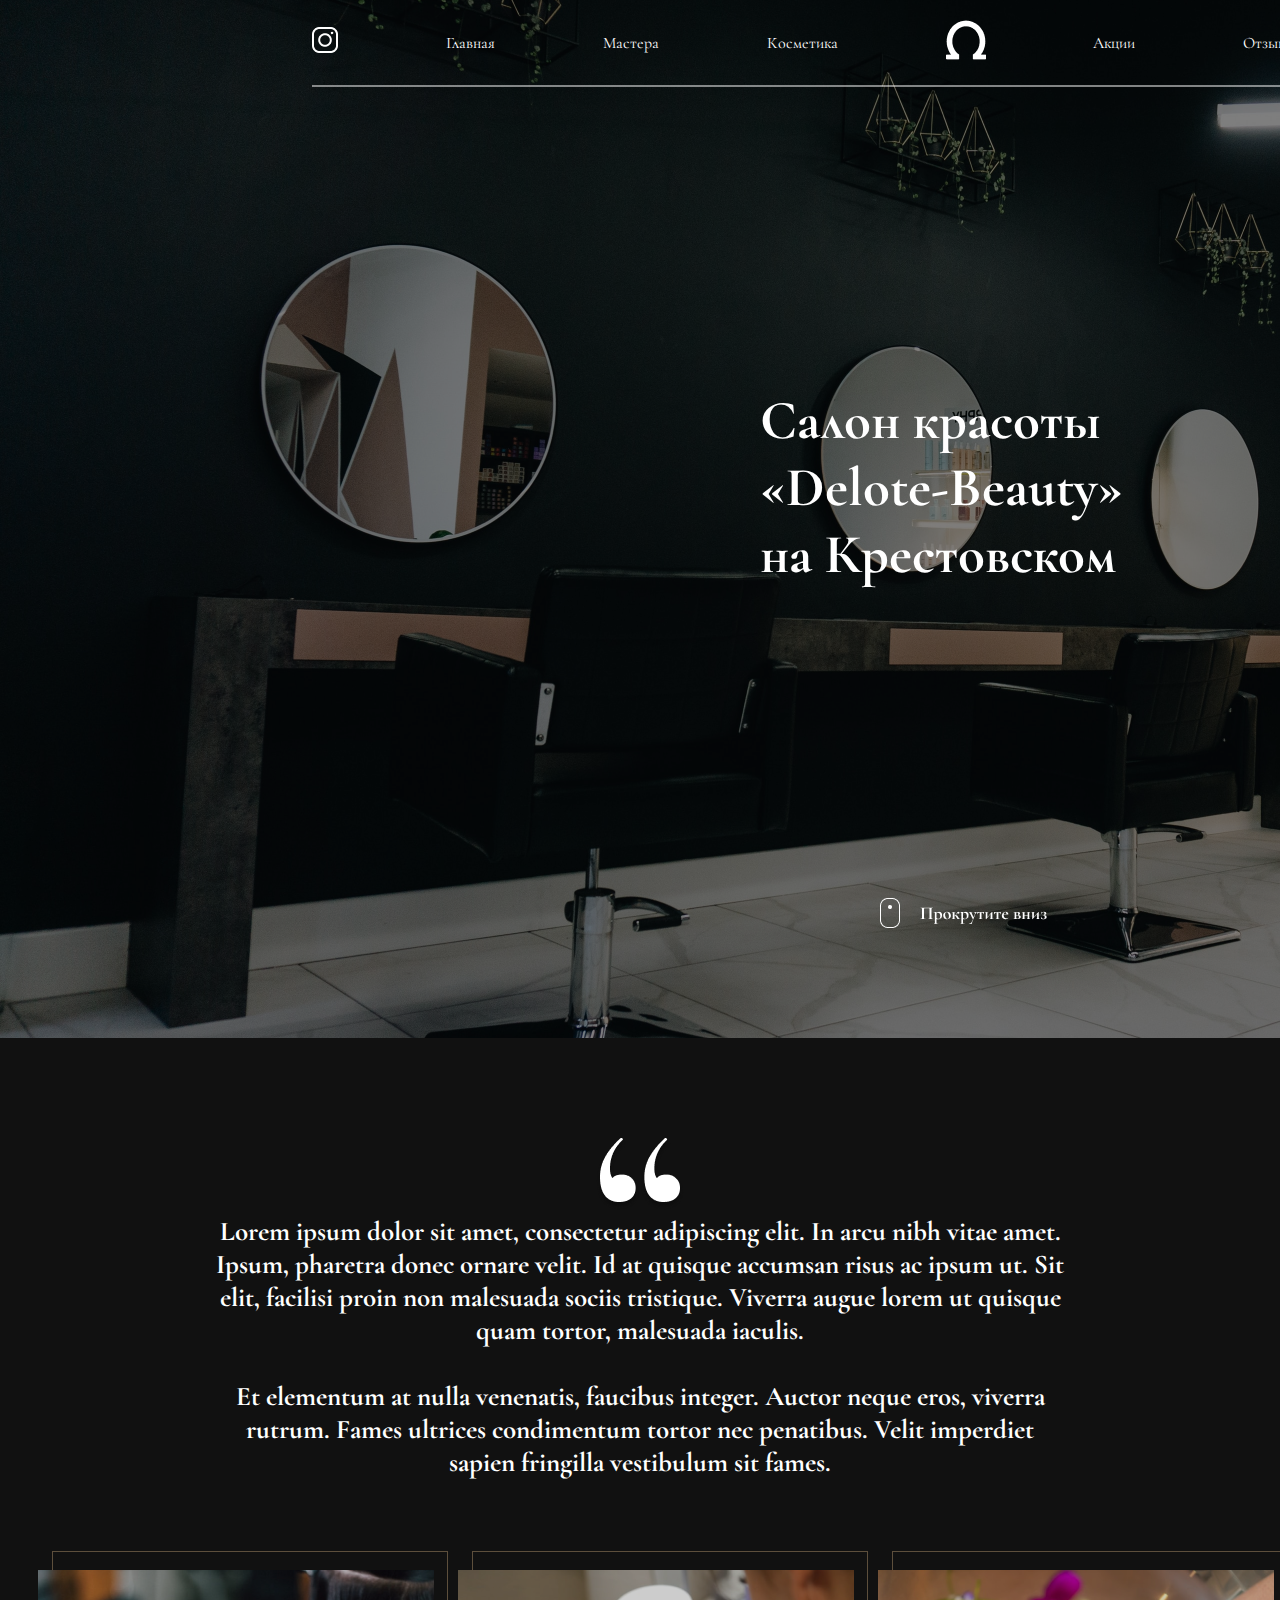
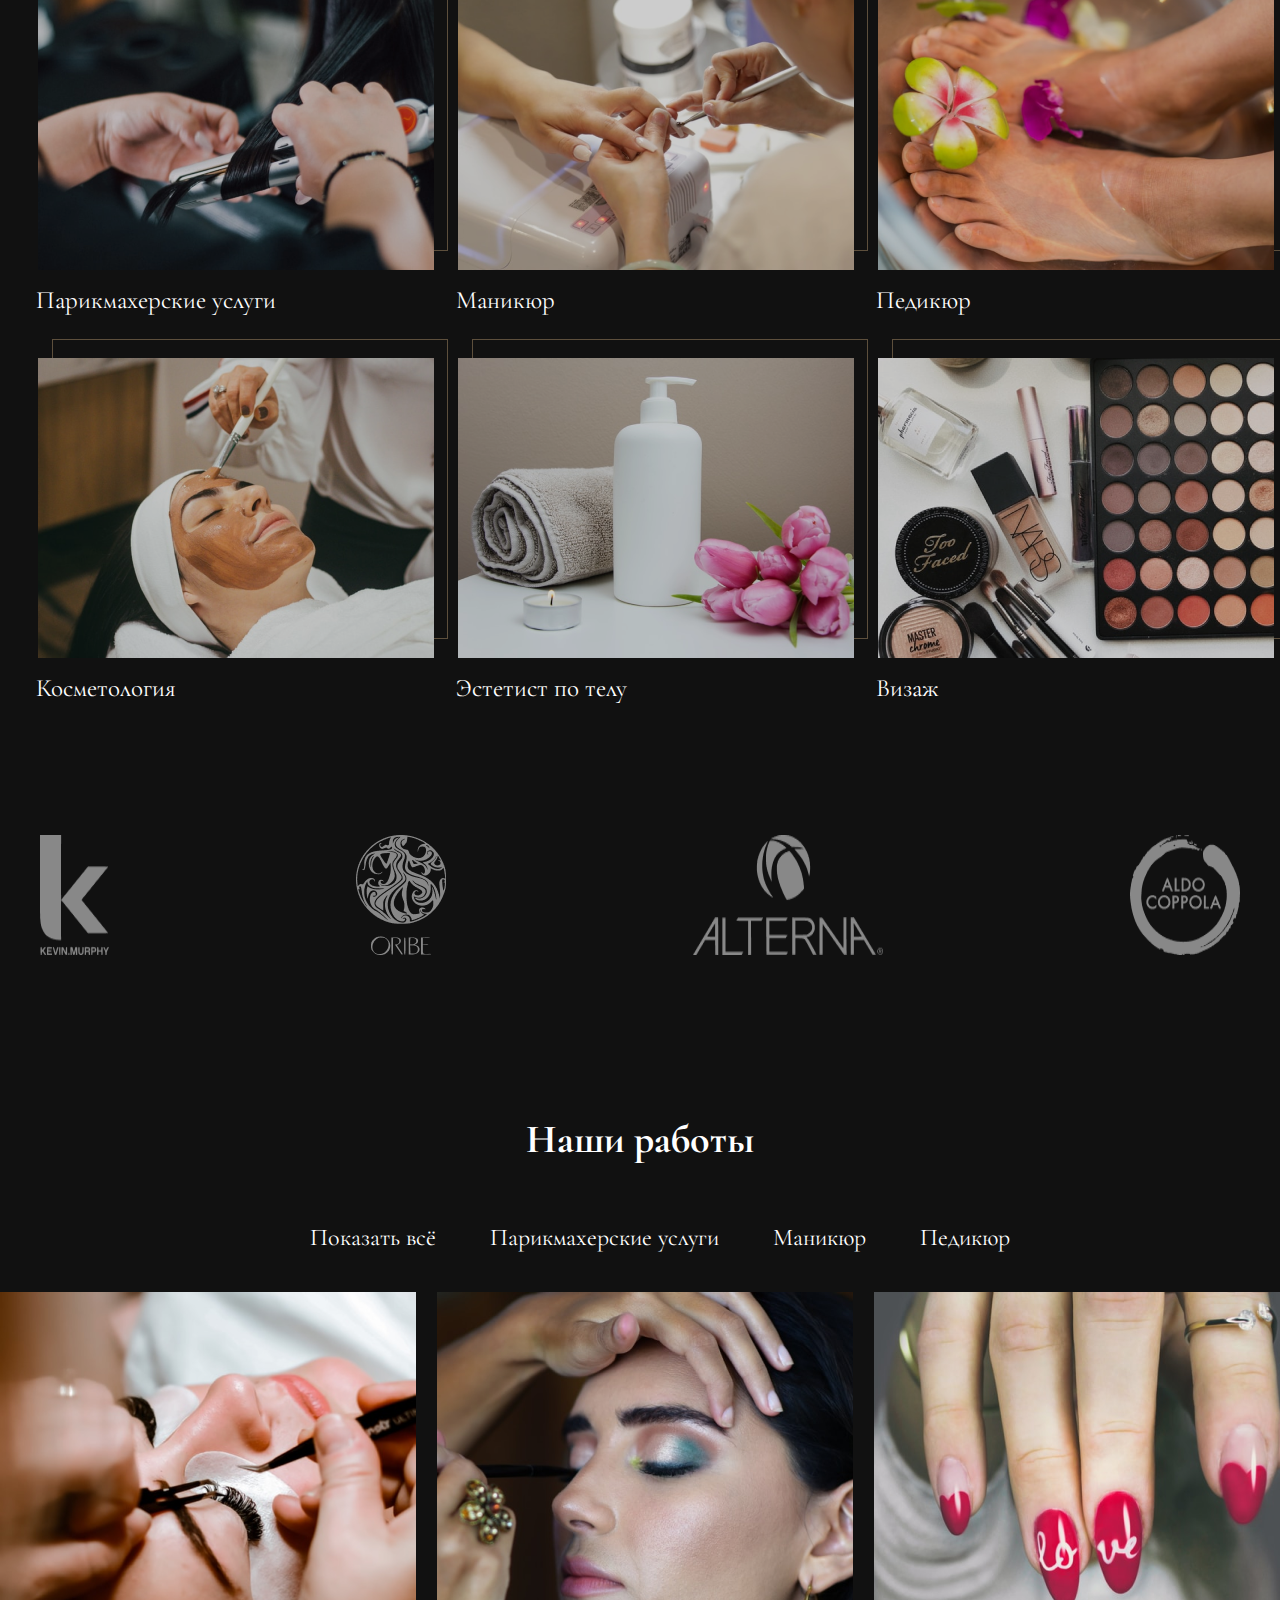
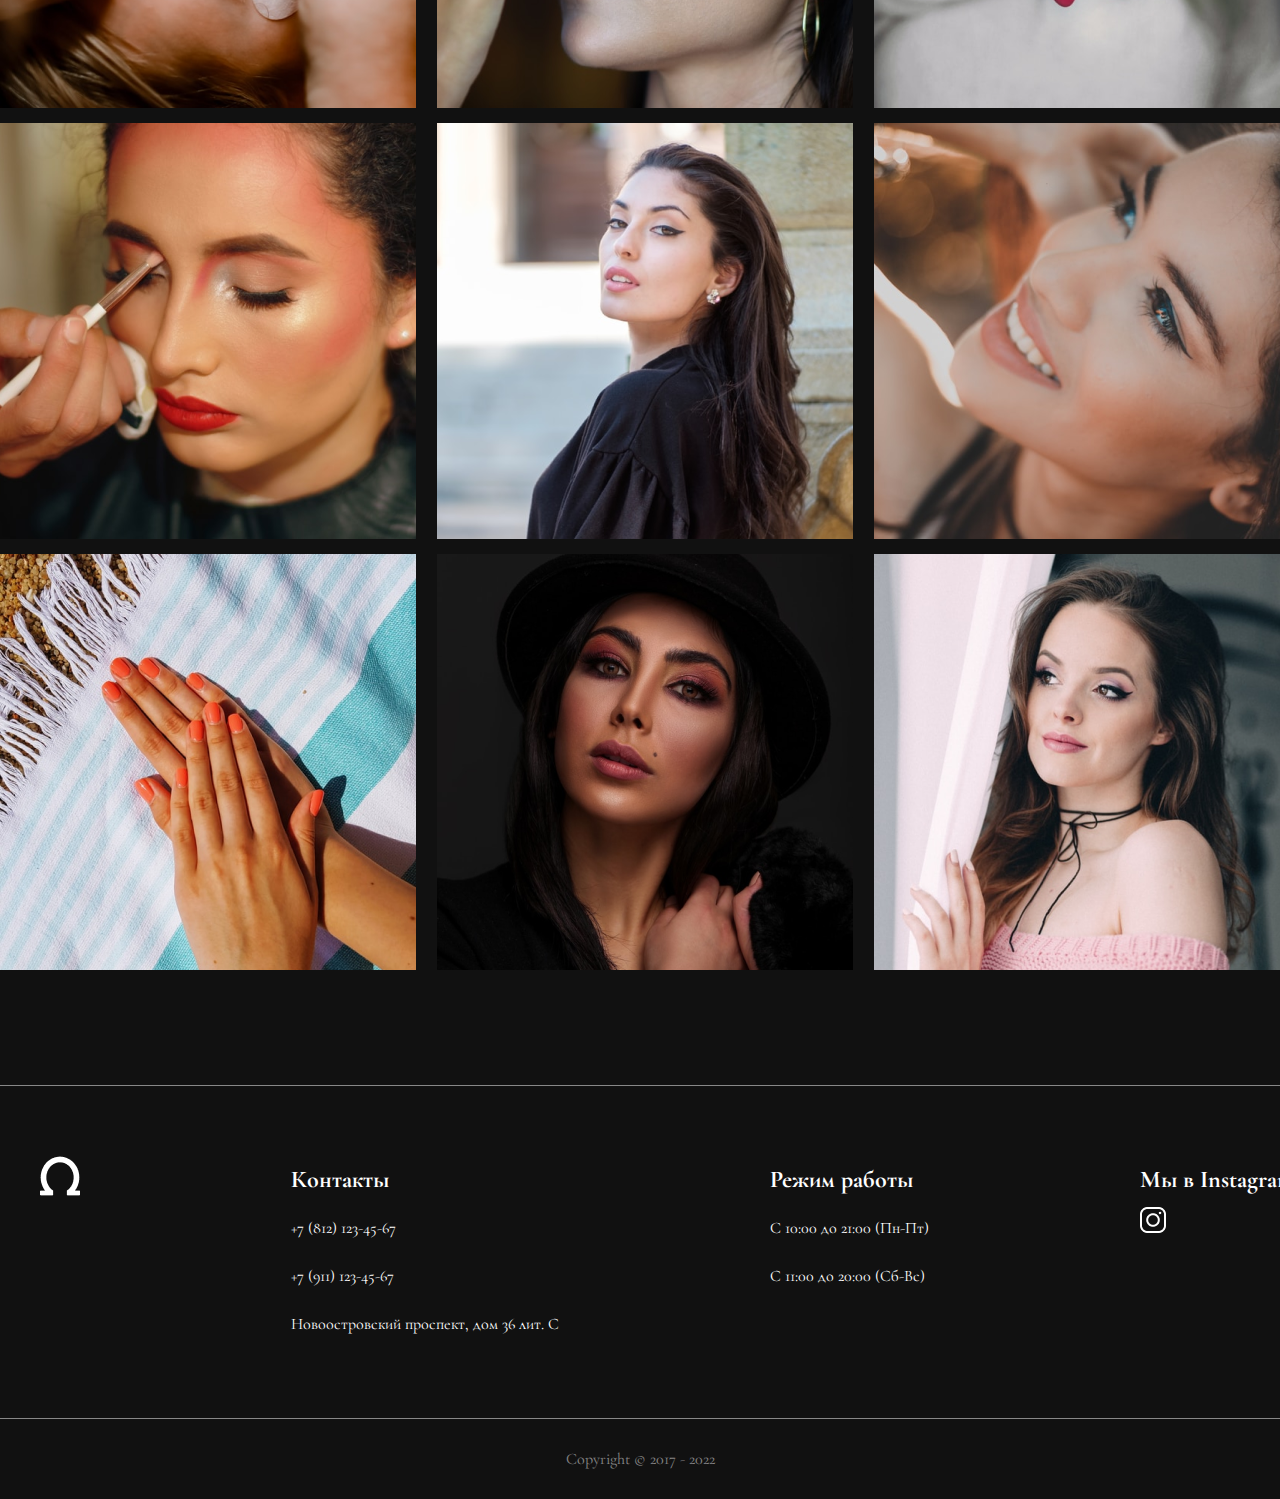
<file: index.html>
<!DOCTYPE html>
<html lang="en">
  <head>
    <meta charset="UTF-8" />
    <meta http-equiv="X-UA-Compatible" content="IE=edge" />
    <meta name="viewport" content="width=device-width, initial-scale=1.0" />
    <link rel="stylesheet" href="style.css" />
    <link rel="preconnect" href="https://fonts.googleapis.com" />
    <link rel="preconnect" href="https://fonts.gstatic.com" crossorigin />
    <link
      href="https://fonts.googleapis.com/css2?family=Cormorant+Garamond:wght@400;600;700&display=swap"
      rel="stylesheet"
    />
    <title>OkiDoki</title>
  </head>
  <body>
    <header>
      <div class="shapka">
      <div class="main-menu">
        <ul>
          <li>
            <a href=""><img src="img/inst.png" /></a>
          </li>
          <li><a class="active" href="">Главная</a></li>
          <li><a href="index2.html">Мастера</a></li>
          <li><a href="">Косметика</a></li>
          <li>
            <a href=""><img src="img/omega.png" /></a>
          </li>
          <li><a href="index3.html">Акции</a></li>
          <li><a href="">Отзывы</a></li>
          <li><a href="index4.html">Контакты</a></li>
          <li>
            <a href=""><img src="img/close.png" /></a>
          </li>
        </ul>
      </div>
      <h1 class="text1">Салон красоты «Delote-Beauty» на Крестовском</h1>
      <img class="mouse" src="img/mouse-down.png" alt="" />
    </div>
    </header>
    <main>
      <div>
        <div class="qwerty"><img src="img/“.png" alt="" /></div>
        <p class="po">
          Lorem ipsum dolor sit amet, consectetur adipiscing elit. In arcu nibh
          vitae amet. Ipsum, pharetra donec ornare velit. Id at quisque accumsan
          risus ac ipsum ut. Sit elit, facilisi proin non malesuada sociis
          tristique. Viverra augue lorem ut quisque quam tortor, malesuada
          iaculis. <br /><br />Et elementum at nulla venenatis, faucibus
          integer. Auctor neque eros, viverra rutrum. Fames ultrices condimentum
          tortor nec penatibus. Velit imperdiet sapien fringilla vestibulum sit
          fames.
        </p>
      </div>
      <div class="uslugi2">
        <div class="uslugi3">
          <div class="uslugi">
            <div class="bord"><img src="img/1.png" alt="" class="pll" /></div>
            <p class="prg">Парикмахерские услуги</p>
          </div>
          <div class="uslugi">
            <div class="bord"><img src="img/2.png" alt="" class="pll" /></div>
            <p class="prg">Маникюр</p>
          </div>
          <div class="uslugi">
            <div class="bord"><img src="img/3.png" alt="" class="pll" /></div>
            <p class="prg">Педикюр</p>
          </div>
        </div>
        <div class="uslugi3">
          <div class="uslugi">
            <div class="bord"><img src="img/4.png" alt="" class="pll" /></div>
            <p class="prg">Косметология</p>
          </div>
          <div class="uslugi">
            <div class="bord"><img src="img/5.png" alt="" class="pll" /></div>
            <p class="prg">Эстетист по телу</p>
          </div>
          <div class="uslugi">
            <div class="bord"><img src="img/6.png" alt="" class="pll" /></div>
            <p class="prg">Визаж</p>
          </div>
        </div>
      </div>
      <div class="cosmetic">
        <img src="img/image 3 (Traced).png" alt="" />
        <img src="img/image 4 (Traced).png" alt="" />
        <img src="img/image 5 (Traced).png" alt="" />
        <img src="img/image 6 (Traced).png" alt="" />
      </div>
      <div class="our">
        <h1 class="our-text">Наши работы</h1>
        <div>
          <ul class="ull">
            <li><a class="btn" href="">Показать всё</a></li>
            <li><a href="">Парикмахерские услуги</a></li>
            <li><a href="">Маникюр</a></li>
            <li><a href="">Педикюр</a></li>
          </ul>
          </div>
            <div class="foto">
              <p>
              <img  src="img/work-1 (2).png" alt="" />
              <img class="img-1" src="img/work-2 (2).png" alt="" />
              <img src="img/work-3.png" alt="" />
            </p>
            <p>
              <img  src="img/work-4 (2).png" alt="" />
              <img class="img-2" src="img/work-5.png" alt="" />
              <img src="img/work-6.png" alt="" />
            </p>
            <p>
              <img src="img/work-7.png" alt="" />
              <img  class="img-3"src="img/work-8.png" alt="" />
              <img src="img/work-9.png" alt="" />
            </p>
            </div>
        </div>
      </div>
    </main>
    <footer>
      <div class="foot">
        <div class="uls">
          <ul>
            <li><a href=""><img src="img/omega.png" alt=""></a></li>
          </ul>
          <ul>
            <li class="big"><b>Контакты</b></li>
            <li>+7 (812) 123-45-67</li>
            <li>+7 (911) 123-45-67</li>
            <li>Новоостровский проспект, дом 36 лит. С</li>
          </ul>
          <ul>
            <li class="big"><b>Режим работы</b></li>
            <li>C 10:00 до 21:00 (Пн-Пт)</li>
            <li>С 11:00 до 20:00 (Сб-Вс)</li>
          </ul>
          <ul>
            <li class="big"><b>Мы в Instagram</b></li>
            <li><a href=""><img src="img/inst.png" alt=""></a></li>
          </ul>
        </div>
      </div>
      <div class="copy">Copyright © 2017 - 2022</div>
    </footer>
  </body>
</html>
</file>
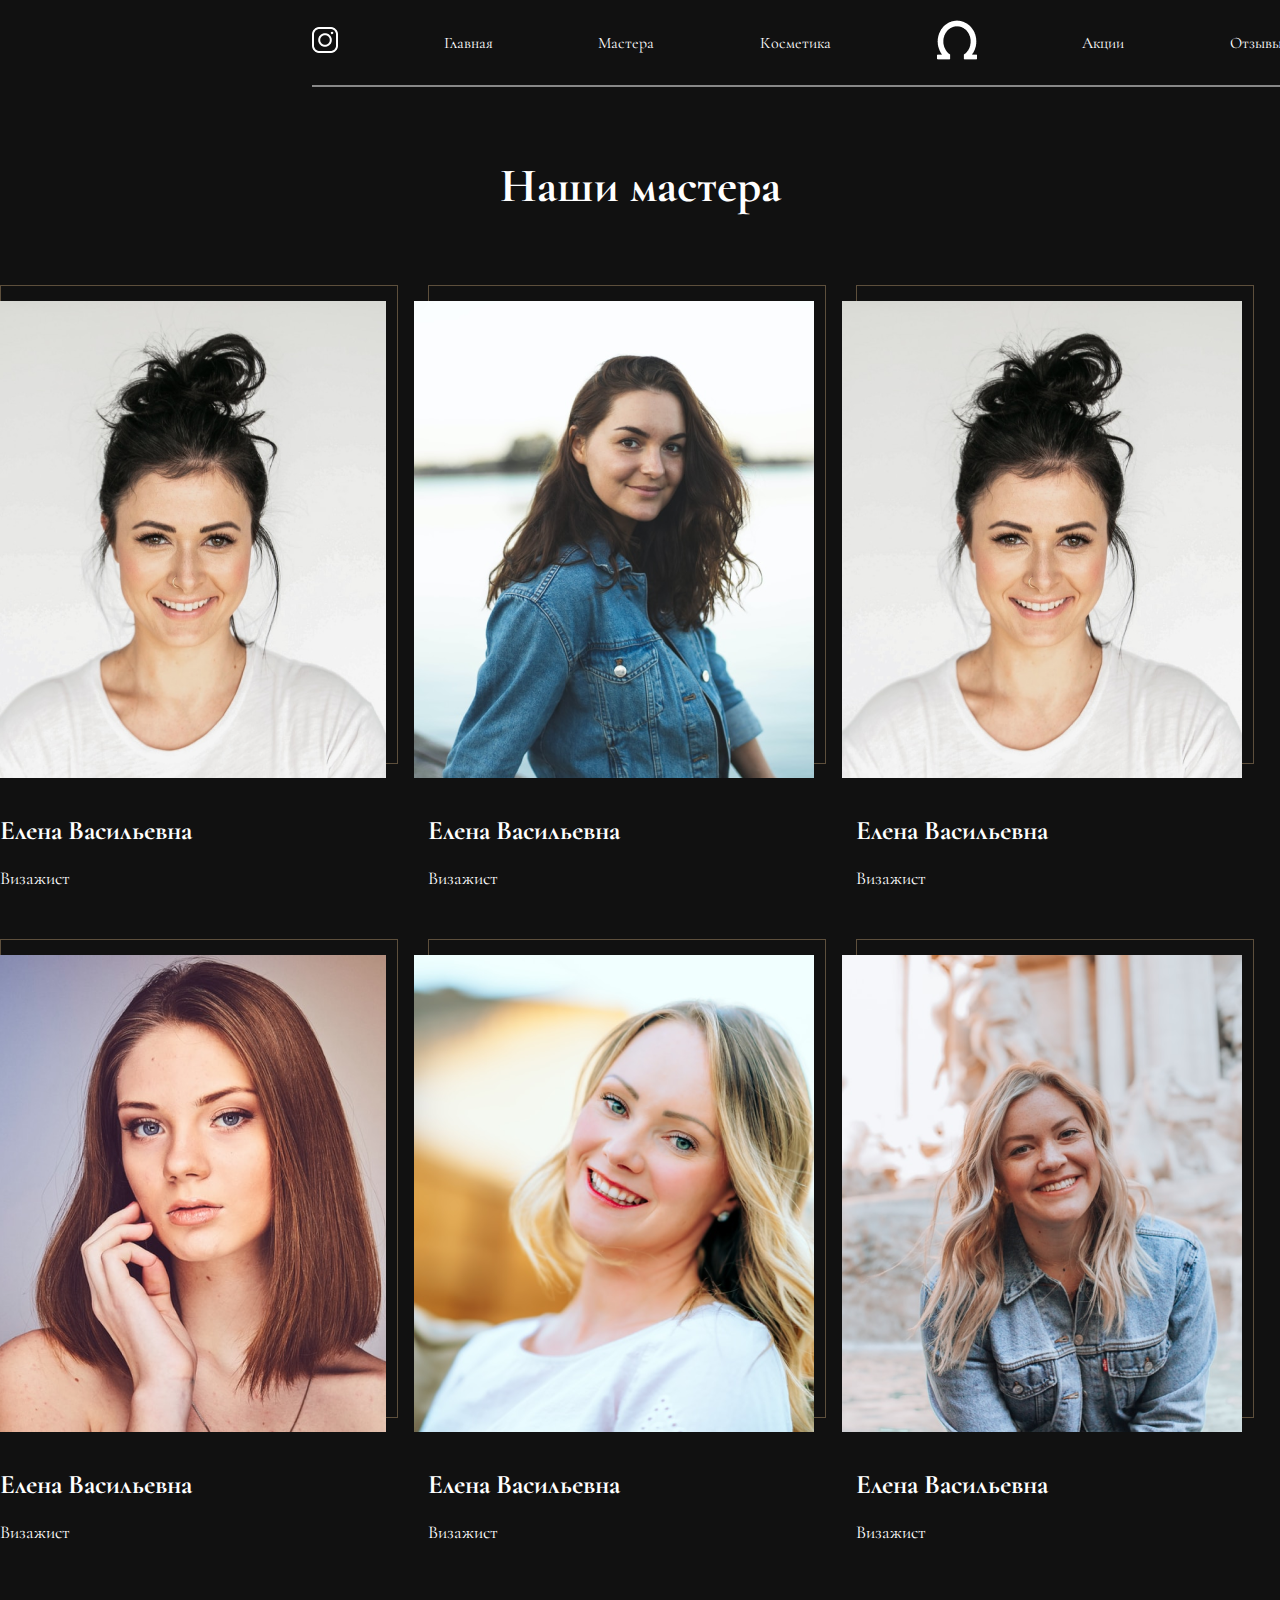
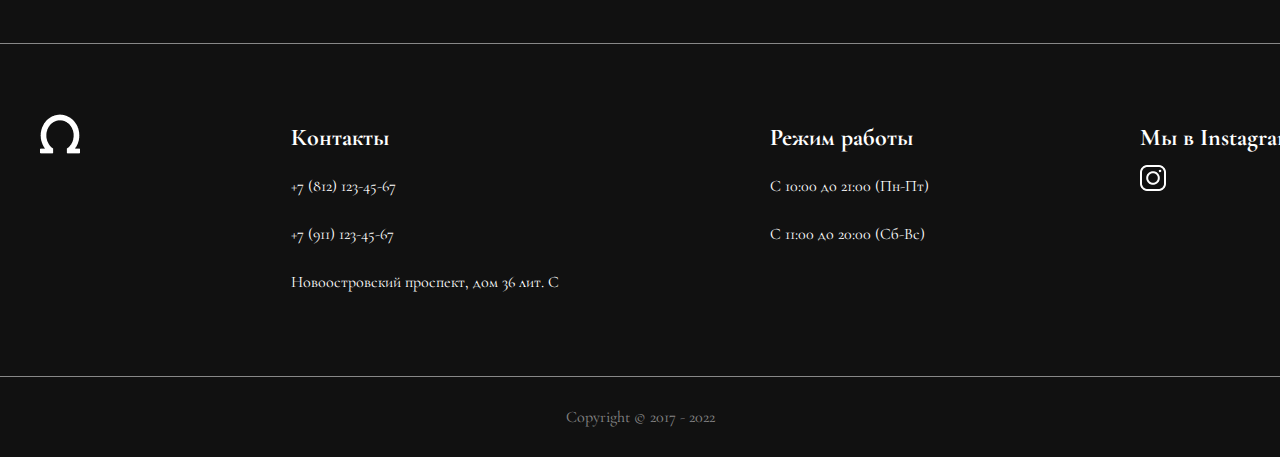
<file: index2.html>
<!DOCTYPE html>
<html lang="en">
  <head>
    <meta charset="UTF-8" />
    <meta name="viewport" content="width=device-width, initial-scale=1.0" />
    <link rel="stylesheet" href="style2.css" />
    <link rel="preconnect" href="https://fonts.googleapis.com" />
    <link rel="preconnect" href="https://fonts.gstatic.com" crossorigin />
    <link
      href="https://fonts.googleapis.com/css2?family=Cormorant+Garamond:wght@400;600;700&display=swap"
      rel="stylesheet"
    />
    <title>OkiDoki</title>
  </head>
  <body>
    <div class="shapka">
      <div class="main-menu">
        <ul>
          <li>
            <a href=""><img src="img/inst.png" /></a>
          </li>
          <li><a href="index.html">Главная</a></li>
          <li><a href="">Мастера</a></li>
          <li><a href="">Косметика</a></li>
          <li>
            <a href=""><img src="img/omega.png" /></a>
          </li>
          <li><a href="index3.html">Акции</a></li>
          <li><a href="">Отзывы</a></li>
          <li><a href="index4.html">Контакты</a></li>
          <li>
            <a href=""><img src="img2/Group 1.png" /></a>
          </li>
        </ul>
      </div>
    </div>
    <main>
      <h1 class="masters">Наши мастера</h1>
      <div class="foto-container">
          <div class="figcaption">
            <div class="foto-ramka">
            <img src="img2/1.png" alt="">
          </div>
            <h1>Елена Васильевна</h1>
            <p>Визажист</p>
          </div>
          <div class="figcaption">
            <div class="foto-ramka">
            <img src="img2/2.png" alt="">
          </div>
            <h1>Елена Васильевна</h1>
            <p>Визажист</p>
          </div>
          <div class="figcaption">
            <div class="foto-ramka">
            <img src="img2/3.png" alt="">
          </div>
            <h1>Елена Васильевна</h1>
            <p>Визажист</p>
          </div>
        </div><!--foto-container-->
        <div class="foto-container2">
          <div class="figcaption">
            <div class="foto-ramka">
            <img src="img2/4.png" alt="">
          </div>
            <h1>Елена Васильевна</h1>
            <p>Визажист</p>
          </div>
          <div class="figcaption">
            <div class="foto-ramka">
            <img src="img2/5.png" alt="">
          </div>
            <h1>Елена Васильевна</h1>
            <p>Визажист</p>
          </div>
          <div class="figcaption">
            <div class="foto-ramka">
            <img src="img2/6.png" alt="">
          </div>
            <h1>Елена Васильевна</h1>
            <p>Визажист</p>
          </div>
      </div><!--foto-container2-->
    </main>
    <footer>
      <div class="foot">
        <div class="uls">
          <ul>
            <li>
              <a href=""><img src="img/omega.png" alt="" /></a>
            </li>
          </ul>
          <ul>
            <li class="big"><b>Контакты</b></li>
            <li>+7 (812) 123-45-67</li>
            <li>+7 (911) 123-45-67</li>
            <li>Новоостровский проспект, дом 36 лит. С</li>
          </ul>
          <ul>
            <li class="big"><b>Режим работы</b></li>
            <li>C 10:00 до 21:00 (Пн-Пт)</li>
            <li>С 11:00 до 20:00 (Сб-Вс)</li>
          </ul>
          <ul>
            <li class="big"><b>Мы в Instagram</b></li>
            <li>
              <a href=""><img src="img/inst.png" alt="" /></a>
            </li>
          </ul>
        </div>
      </div>
      <div class="copy">Copyright © 2017 - 2022</div>
    </footer>
  </body>
</html>
</file>
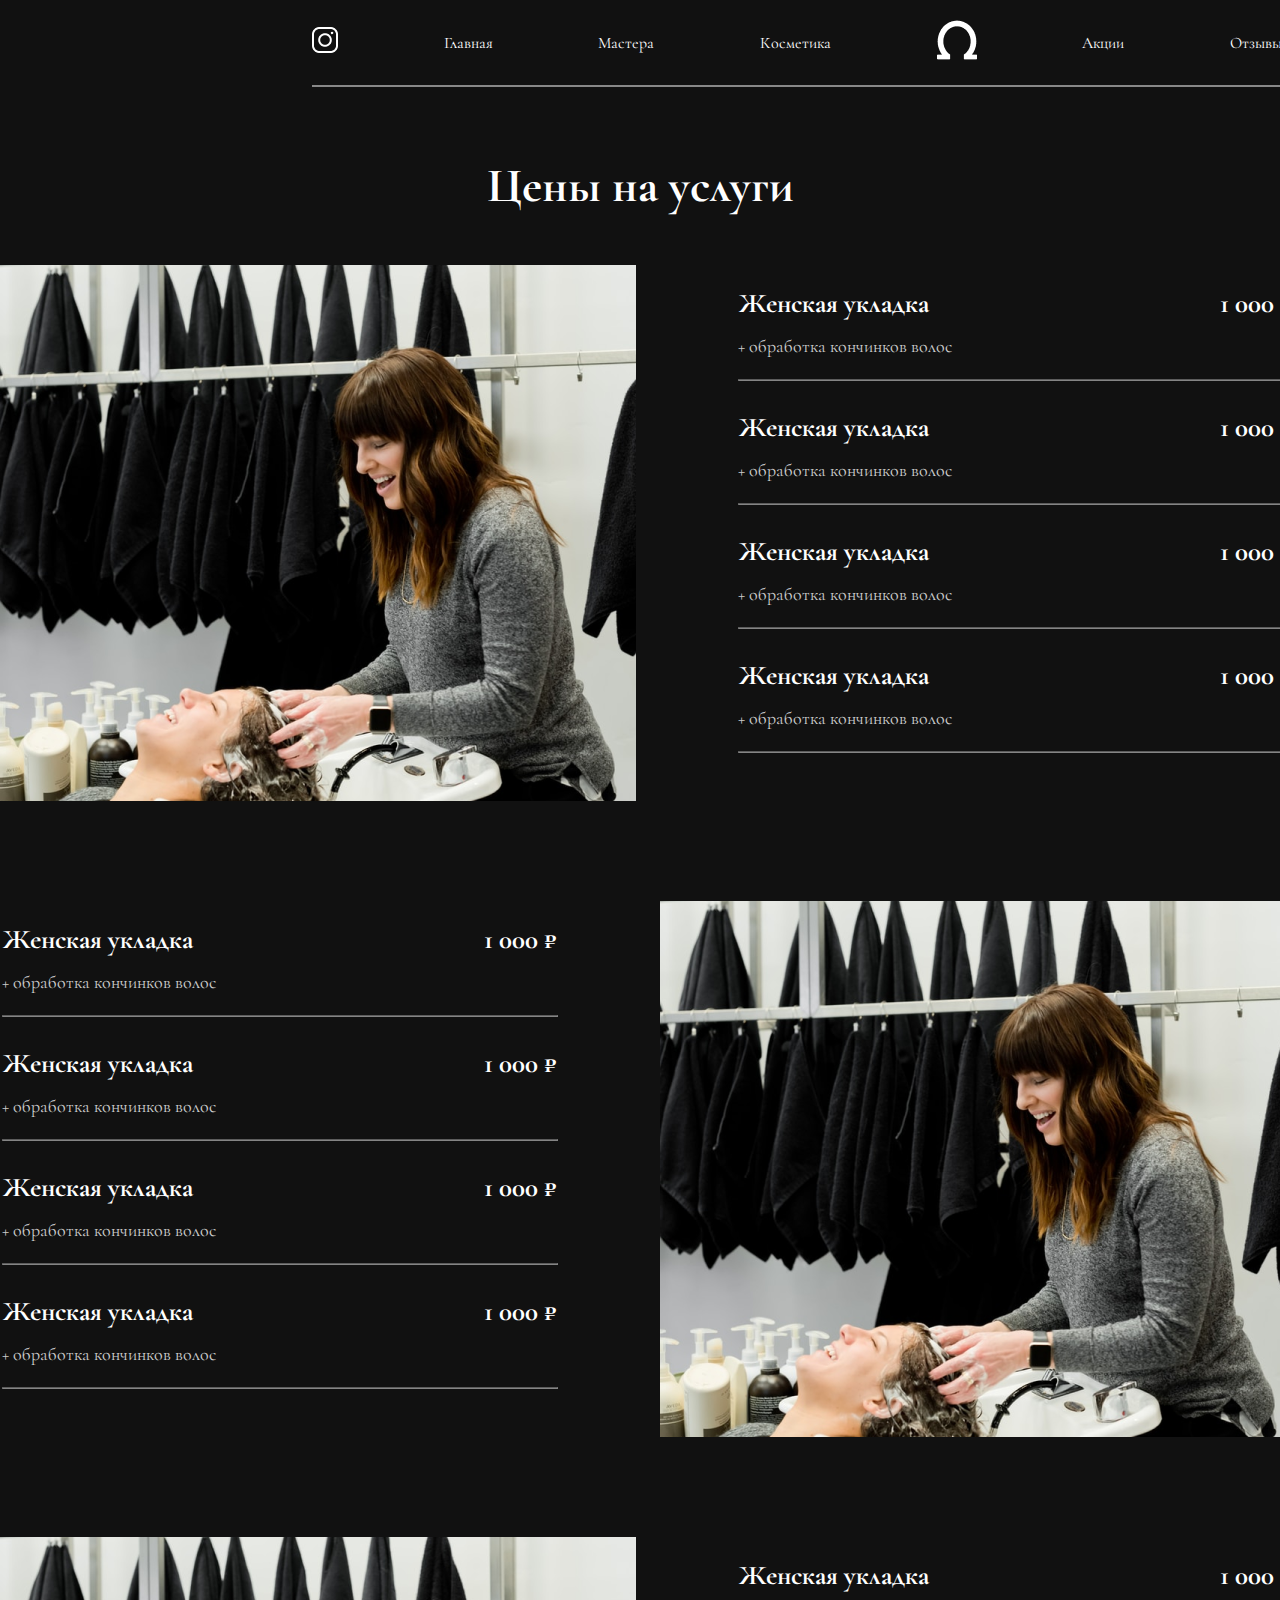
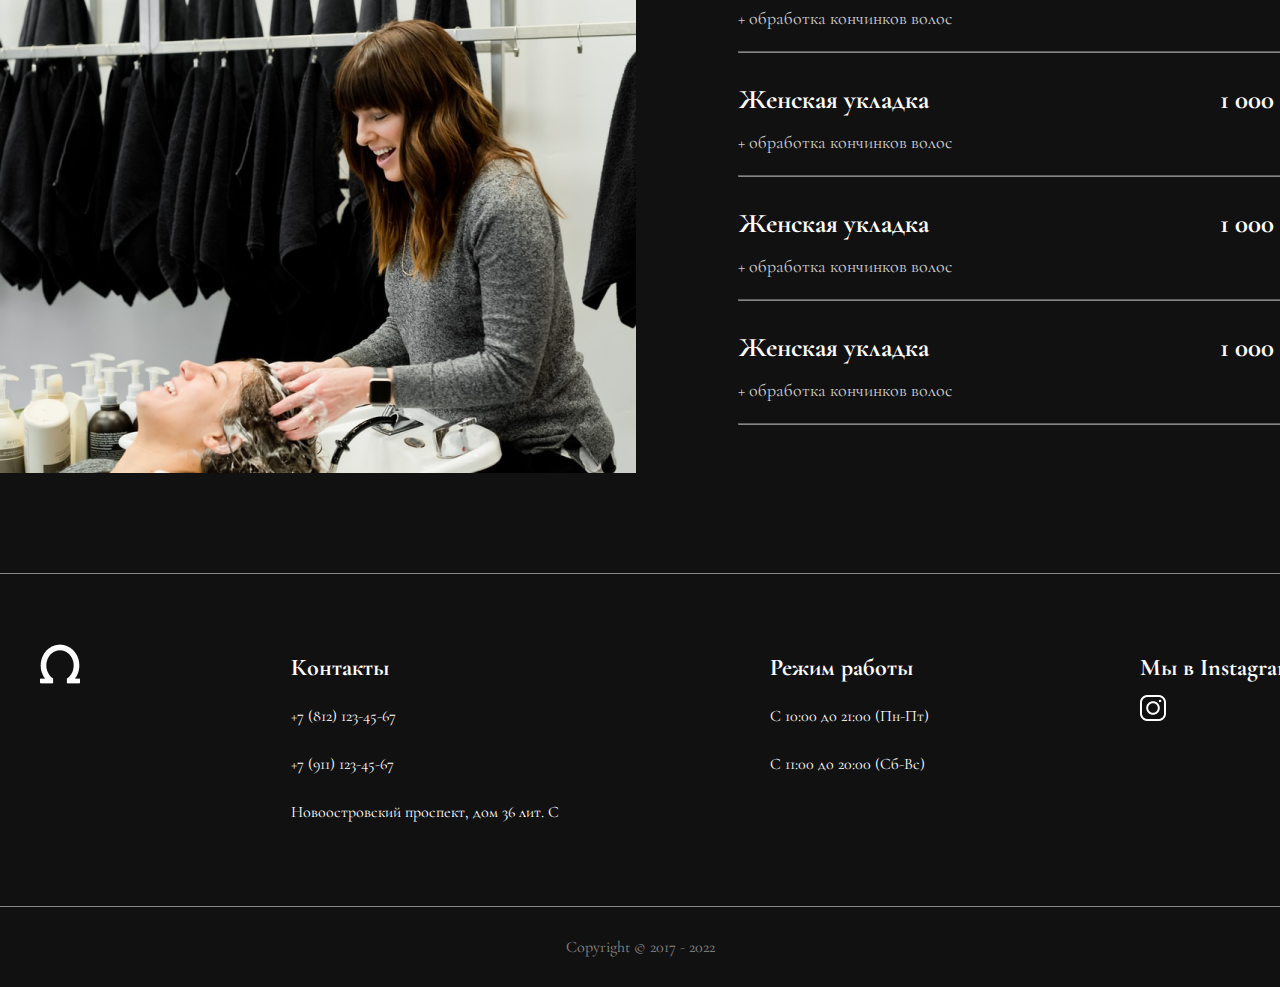
<file: index3.html>
<!DOCTYPE html>
<html lang="en">
  <head>
    <meta charset="UTF-8" />
    <meta name="viewport" content="width=device-width, initial-scale=1.0" />
    <link rel="stylesheet" href="style3.css" />
    <link rel="preconnect" href="https://fonts.googleapis.com" />
    <link rel="preconnect" href="https://fonts.gstatic.com" crossorigin />
    <link
      href="https://fonts.googleapis.com/css2?family=Cormorant+Garamond:wght@400;600;700&display=swap"
      rel="stylesheet"
    />
    <title>OkiDoki</title>
  </head>
  <body>
    <div class="shapka">
      <div class="main-menu">
        <ul>
          <li>
            <a href=""><img src="img/inst.png" /></a>
          </li>
          <li><a href="index.html">Главная</a></li>
          <li><a href="index2.html">Мастера</a></li>
          <li><a href="">Косметика</a></li>
          <li>
            <a href=""><img src="img/omega.png" /></a>
          </li>
          <li><a href="">Акции</a></li>
          <li><a href="">Отзывы</a></li>
          <li><a href="index4.html">Контакты</a></li>
          <li>
            <a href=""><img src="img2/Group 1.png" /></a>
          </li>
        </ul>
      </div>
    </div>
    <main>
        <h1 class="price">Цены на услуги</h1>
        <div class="prices-main">
            <img src="img3/image.png" alt="">
            <div class="prices-table">
                <table>
                    <tr>
                        <th class="first">Женская укладка</th>
                        <th class="second">1 000 ₽</th>
                    </tr>
                    <tr>
                        <td>+ обработка кончинков волос</td>
                    </tr>
                    <tr>
                        <td colspan="2">
                            <hr>
                        </td>
                    </tr>
                    <tr>
                        <th class="first">Женская укладка</th>
                        <th class="second">1 000 ₽</th>
                    </tr>
                    <tr>
                        <td>+ обработка кончинков волос</td>
                    </tr>
                    <tr>
                        <td colspan="2">
                            <hr>
                        </td>
                    </tr>
                    <tr>
                        <th class="first">Женская укладка</th>
                        <th class="second">1 000 ₽</th>
                    </tr>
                    <tr>
                        <td>+ обработка кончинков волос</td>
                    </tr>
                    <tr>
                        <td colspan="2">
                            <hr>
                        </td>
                    </tr>
                    <tr>
                        <th class="first">Женская укладка</th>
                        <th class="second">1 000 ₽</th>
                    </tr>
                    <tr>
                        <td>+ обработка кончинков волос</td>
                    </tr>
                    <tr>
                        <td colspan="2">
                            <hr>
                        </td>
                    </tr>
                </table>
            </div><!--prices-table-->
        </div><!--prices-main-->
        <div class="prices-second">
            <div class="prices-table-2">
                <table>
                    <tr>
                        <th class="first">Женская укладка</th>
                        <th class="second">1 000 ₽</th>
                    </tr>
                    <tr>
                        <td>+ обработка кончинков волос</td>
                    </tr>
                    <tr>
                        <td colspan="2">
                            <hr>
                        </td>
                    </tr>
                    <tr>
                        <th class="first">Женская укладка</th>
                        <th class="second">1 000 ₽</th>
                    </tr>
                    <tr>
                        <td>+ обработка кончинков волос</td>
                    </tr>
                    <tr>
                        <td colspan="2">
                            <hr>
                        </td>
                    </tr>
                    <tr>
                        <th class="first">Женская укладка</th>
                        <th class="second">1 000 ₽</th>
                    </tr>
                    <tr>
                        <td>+ обработка кончинков волос</td>
                    </tr>
                    <tr>
                        <td colspan="2">
                            <hr>
                        </td>
                    </tr>
                    <tr>
                        <th class="first">Женская укладка</th>
                        <th class="second">1 000 ₽</th>
                    </tr>
                    <tr>
                        <td>+ обработка кончинков волос</td>
                    </tr>
                    <tr>
                        <td colspan="2">
                            <hr>
                        </td>
                    </tr>
                </table>
            </div><!--prices-table-2-->
            <img src="img3/image.png" alt="">
        </div><!--prices-second-->
        <div class="prices-main prices-third">
            <img src="img3/image.png" alt="">
            <div class="prices-table">
                <table>
                    <tr>
                        <th class="first">Женская укладка</th>
                        <th class="second">1 000 ₽</th>
                    </tr>
                    <tr>
                        <td>+ обработка кончинков волос</td>
                    </tr>
                    <tr>
                        <td colspan="2">
                            <hr>
                        </td>
                    </tr>
                    <tr>
                        <th class="first">Женская укладка</th>
                        <th class="second">1 000 ₽</th>
                    </tr>
                    <tr>
                        <td>+ обработка кончинков волос</td>
                    </tr>
                    <tr>
                        <td colspan="2">
                            <hr>
                        </td>
                    </tr>
                    <tr>
                        <th class="first">Женская укладка</th>
                        <th class="second">1 000 ₽</th>
                    </tr>
                    <tr>
                        <td>+ обработка кончинков волос</td>
                    </tr>
                    <tr>
                        <td colspan="2">
                            <hr>
                        </td>
                    </tr>
                    <tr>
                        <th class="first">Женская укладка</th>
                        <th class="second">1 000 ₽</th>
                    </tr>
                    <tr>
                        <td>+ обработка кончинков волос</td>
                    </tr>
                    <tr>
                        <td colspan="2">
                            <hr>
                        </td>
                    </tr>
                </table>
            </div><!--prices-table-->
        </div><!--prices-main-->
    </main>
    <footer>
      <div class="foot">
        <div class="uls">
          <ul>
            <li>
              <a href=""><img src="img/omega.png" alt="" /></a>
            </li>
          </ul>
          <ul>
            <li class="big"><b>Контакты</b></li>
            <li>+7 (812) 123-45-67</li>
            <li>+7 (911) 123-45-67</li>
            <li>Новоостровский проспект, дом 36 лит. С</li>
          </ul>
          <ul>
            <li class="big"><b>Режим работы</b></li>
            <li>C 10:00 до 21:00 (Пн-Пт)</li>
            <li>С 11:00 до 20:00 (Сб-Вс)</li>
          </ul>
          <ul>
            <li class="big"><b>Мы в Instagram</b></li>
            <li>
              <a href=""><img src="img/inst.png" alt="" /></a>
            </li>
          </ul>
        </div>
      </div>
      <div class="copy">Copyright © 2017 - 2022</div>
    </footer>
  </body>
</html>
</file>
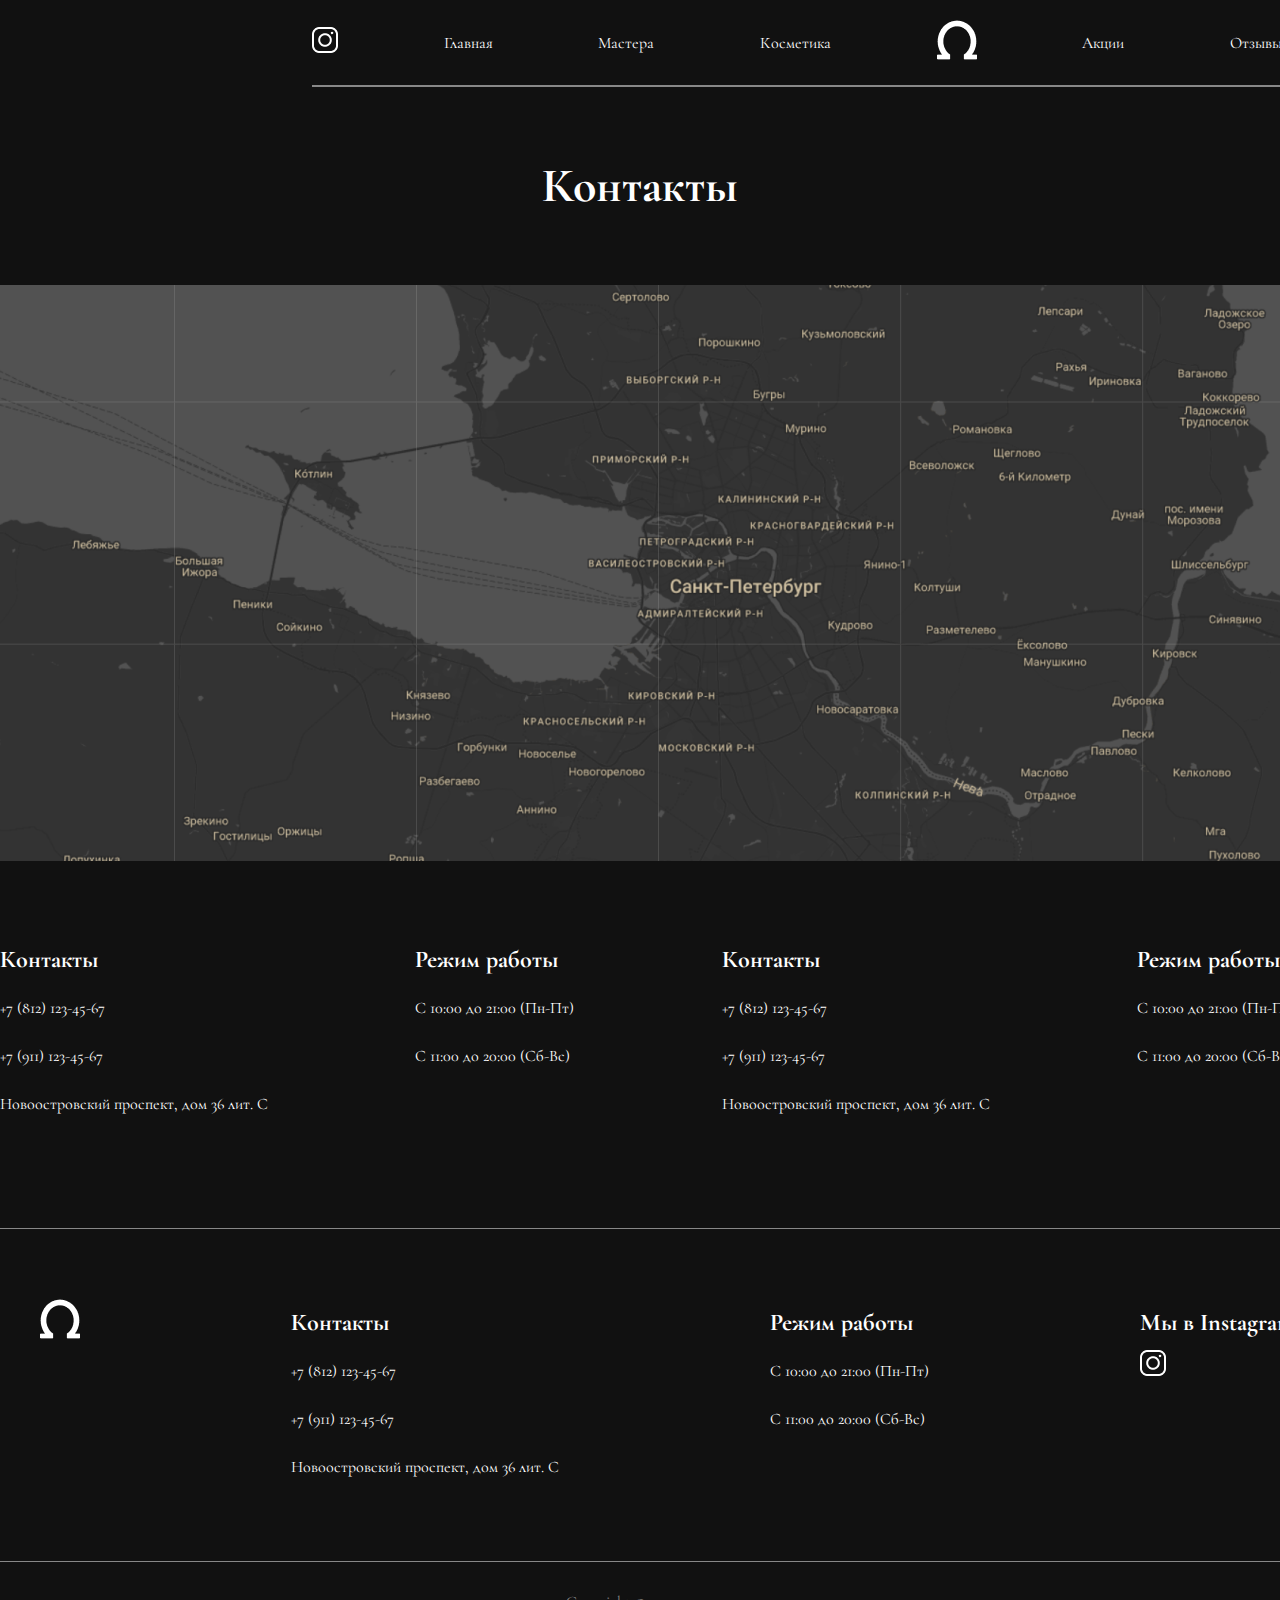
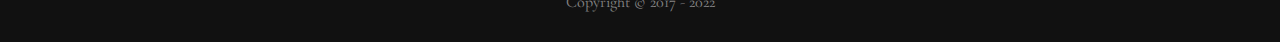
<file: index4.html>
<!DOCTYPE html>
<html lang="en">
  <head>
    <meta charset="UTF-8" />
    <meta name="viewport" content="width=device-width, initial-scale=1.0" />
    <link rel="stylesheet" href="style4.css" />
    <link rel="preconnect" href="https://fonts.googleapis.com" />
    <link rel="preconnect" href="https://fonts.gstatic.com" crossorigin />
    <link
      href="https://fonts.googleapis.com/css2?family=Cormorant+Garamond:wght@400;600;700&display=swap"
      rel="stylesheet"
    />
    <title>OkiDoki</title>
  </head>
  <body>
    <div class="shapka">
      <div class="main-menu">
        <ul>
          <li>
            <a href=""><img src="img/inst.png" /></a>
          </li>
          <li><a href="index.html">Главная</a></li>
          <li><a href="index2.html">Мастера</a></li>
          <li><a href="">Косметика</a></li>
          <li>
            <a href=""><img src="img/omega.png" /></a>
          </li>
          <li><a href="index3.html">Акции</a></li>
          <li><a href="">Отзывы</a></li>
          <li><a href="">Контакты</a></li>
          <li>
            <a href=""><img src="img2/Group 1.png" /></a>
          </li>
        </ul>
      </div>
    </div>
    <main>
      <h1 class="contacts">Контакты</h1>
      <div class="image"><img src="img4/Rectangle 40.png" alt="" /></div>
      <div class="repeat">
        <ul>
          <li class="big"><b>Контакты</b></li>
          <li>+7 (812) 123-45-67</li>
          <li>+7 (911) 123-45-67</li>
          <li>Новоостровский проспект, дом 36 лит. С</li>
        </ul>
        <ul>
          <li class="big"><b>Режим работы</b></li>
          <li>C 10:00 до 21:00 (Пн-Пт)</li>
          <li>С 11:00 до 20:00 (Сб-Вс)</li>
        </ul>
        <ul>
          <li class="big"><b>Контакты</b></li>
          <li>+7 (812) 123-45-67</li>
          <li>+7 (911) 123-45-67</li>
          <li>Новоостровский проспект, дом 36 лит. С</li>
        </ul>
        <ul>
          <li class="big"><b>Режим работы</b></li>
          <li>C 10:00 до 21:00 (Пн-Пт)</li>
          <li>С 11:00 до 20:00 (Сб-Вс)</li>
        </ul>
      </div>
    </main>

    <footer>
      <div class="foot">
        <div class="uls">
          <ul>
            <li>
              <a href=""><img src="img/omega.png" alt="" /></a>
            </li>
          </ul>
          <ul>
            <li class="big"><b>Контакты</b></li>
            <li>+7 (812) 123-45-67</li>
            <li>+7 (911) 123-45-67</li>
            <li>Новоостровский проспект, дом 36 лит. С</li>
          </ul>
          <ul>
            <li class="big"><b>Режим работы</b></li>
            <li>C 10:00 до 21:00 (Пн-Пт)</li>
            <li>С 11:00 до 20:00 (Сб-Вс)</li>
          </ul>
          <ul>
            <li class="big"><b>Мы в Instagram</b></li>
            <li>
              <a href=""><img src="img/inst.png" alt="" /></a>
            </li>
          </ul>
        </div>
      </div>
      <div class="copy">Copyright © 2017 - 2022</div>
    </footer>
  </body>
</html>
</file>
<file: style.css>
* {
  margin: 0;
  font-family: "Cormorant Garamond", sans-serif;
}
.shapka {
  background: url(img/bgc.png);
  height: 1038px;
  width: 1920px;
  margin: 0 auto;
}
.main-menu ul {
  display: flex;
  width: 1296px;
  justify-content: space-between;
  margin: 0 auto;
  padding: 20px 0;
  align-items: center;
  border-bottom: 2px solid rgba(255, 255, 255, 0.5);
}
.main-menu li {
  list-style-type: none;
}
.main-menu a:link,
.main-menu a:visited {
  text-decoration: none;
  color: white;
}
.main-menu a:hover {
  color: #cdaa7d;
  text-decoration: underline;
  text-underline-offset: 7px;
}
.text1 {
  color: #ffffff;
  margin: 0 auto;
  width: 400px;
  font-size: 55px;
  padding-top: 300px;
}
.mouse {
  padding-left: 880px;
  padding-top: 310px;
}
main {
  margin: 0 auto;
  background-color: #111111;
}
.qwerty {
  padding-top: 100px;
  text-align: center;
}
.po {
  color: #ffffff;
  width: 856px;
  margin: 0 auto;
  text-align: center;
  font-size: 27px;
  font-weight: bold;
}
.uslugi2 {
  color: #ffffff;
  width: 1200px;
  margin: 60px auto 0 auto;
}
.uslugi3 {
  display: flex;
}
.uslugi {
  padding: 12px;
}
.bord {
  border: 1px solid #cdaa7d67;
  width: 396px;
  height: 300px;
  box-sizing: border-box;
}

.pll {
  margin-top: 18px;
  margin-inline: -15px;
}
.prg {
  margin-top: 34px;
  font-size: 25px;
  margin-left: -16px;
}
.cosmetic {
  width: 1200px;
  display: flex;
  margin: 40px auto;
  justify-content: space-between;
  opacity: 0.5;
  margin-top: 120px;
}
.our-text {
  color: #ffffff;
  text-align: center;
  margin-top: 100px;
  font-size: 40px;
  padding: 60px;
}

.ull {
  list-style-type: none;
}
.ull a:link,
.ull a:visited {
  text-decoration: none;
  color: white;
}
.ull a:hover {
  color: #cdaa7d;
  text-decoration: underline;
  text-underline-offset: 7px;
}
.ull {
  display: flex;
  width: 700px;
  margin: 0 auto 40px auto;
  justify-content: space-between;
  font-size: 24px;
}
.foto {
  width: 1290px;
  margin: 0 auto;
}
.foto p{
  display: flex;
  justify-content: space-between;
  padding-bottom: 15px;
}
footer {
  background-color: #111111;
  padding: 100px 0 30px 0;
}
.uls {
  display: flex;
  justify-content: space-between;
  padding: 70px 0;
}
.uls ul {
  color: white;
  margin: 0;
}
.foot {
  width: 1296px;
  margin: 0 auto;
  border-top: 1px solid rgba(255, 255, 255, 0.5);
  border-bottom: 1px solid rgba(255, 255, 255, 0.5);
}
.uls li {
  list-style-type: none;
  line-height: 3rem;
}
.copy {
  text-align: center;
  color: rgba(255, 255, 255, 0.5);
  padding-top: 30px;
}
.big {
  font-size: 24px;
}
</file>
<file: style2.css>
* {
    margin: 0;
    font-family: "Cormorant Garamond", sans-serif;
    background-color: #111111;
  }
  .shapka {
    width: 1920px;
    margin: 0 auto;
  }
  .main-menu ul {
    display: flex;
    width: 1296px;
    justify-content: space-between;
    margin: 0 auto;
    padding: 20px 0;
    align-items: center;
    border-bottom: 2px solid rgba(255, 255, 255, 0.5);
  }
.main-menu li {
    list-style-type: none;
}
.main-menu a:link,
.main-menu a:visited {
    text-decoration: none;
    color: white;
}

.main-menu a:hover {
    color: #cdaa7d;
    text-decoration: underline;
    text-underline-offset: 7px;
}
.masters {
  font-size: 48px;
  color: white;
  text-align: center;
  margin-top: 70px;
}
.foto-container {
  width: 1296px;
  margin: 70px auto 50px auto;
  display: flex;
}
.foto-container2 {
  width: 1296px;
  margin: 0 auto;
  display: flex;
}  
.foto-ramka {
  width: 396px;
  height: 477px;
  border: 1px solid #cdaa7d67;
  margin-right: 30px;
  margin-bottom: 30px;
}
.foto-ramka img {
  margin-top: 15px;
  margin-inline: -15px;
}
.figcaption {
  color: white;
}
.figcaption h1 {
  font-size: 27px;
  margin-top: 50px;
}
.figcaption p {
  font-size: 18px;
  margin-top: 20px;
}
footer {
  background-color: #111111;
  padding: 100px 0 30px 0;
}
.uls {
  display: flex;
  justify-content: space-between;
  padding: 70px 0;
}
.uls ul {
  color: white;
  margin: 0;
}
.foot {
  width: 1296px;
  margin: 0 auto;
  border-top: 1px solid rgba(255, 255, 255, 0.5);
  border-bottom: 1px solid rgba(255, 255, 255, 0.5);
}
.uls li {
  list-style-type: none;
  line-height: 3rem;
}
.copy {
  text-align: center;
  color: rgba(255, 255, 255, 0.5);
  padding-top: 30px;
}
.big {
  font-size: 24px;
}
</file>
<file: style3.css>
* {
    margin: 0;
    font-family: "Cormorant Garamond", sans-serif;
    background-color: #111111;
  }
  .shapka {
    width: 1920px;
    margin: 0 auto;
  }
  .main-menu ul {
    display: flex;
    width: 1296px;
    justify-content: space-between;
    margin: 0 auto;
    padding: 20px 0;
    align-items: center;
    border-bottom: 2px solid rgba(255, 255, 255, 0.5);
  }
.main-menu li {
    list-style-type: none;
}
.main-menu a:link,
.main-menu a:visited {
    text-decoration: none;
    color: white;
}

.main-menu a:hover {
    color: #cdaa7d;
    text-decoration: underline;
    text-underline-offset: 7px;
}
.price {
    font-size: 48px;
    color: white;
    text-align: center;
    margin-top: 70px;
  }
.prices-main {
    display: flex;
    width: 1296px;
    margin: 50px auto 0 auto;
}
.prices-table {
    color: white;
    margin-left: 100px;
}
table th{
    font-size: 27px;
    width: 500px;
    padding-top: 20px;
}
.first {
    text-align: left;
}
.second {
    text-align: right;
}
table td {
    font-size: 18px;
    padding: 12px 0 8px 0;
    color: rgba(255, 255, 255, 0.8);
}
hr{
    border-color: rgba(255, 255, 255, 0.486);
}
.prices-second {
    display: flex;
    width: 1296px;
    margin: 100px auto 0 auto;
}
.prices-second img {
    float: right;
}
.prices-table-2{
    color: white;
    margin-right: 100px;
}
.prices-third{
    margin-top: 100px;
}
footer {
    background-color: #111111;
    padding: 100px 0 30px 0;
  }
  .uls {
    display: flex;
    justify-content: space-between;
    padding: 70px 0;
  }
  .uls ul {
    color: white;
    margin: 0;
  }
  .foot {
    width: 1296px;
    margin: 0 auto;
    border-top: 1px solid rgba(255, 255, 255, 0.5);
    border-bottom: 1px solid rgba(255, 255, 255, 0.5);
  }
  .uls li {
    list-style-type: none;
    line-height: 3rem;
  }
  .copy {
    text-align: center;
    color: rgba(255, 255, 255, 0.5);
    padding-top: 30px;
  }
  .big {
    font-size: 24px;
  }
</file>
<file: style4.css>
* {
    margin: 0;
    font-family: "Cormorant Garamond", sans-serif;
    background-color: #111111;
  }
  .shapka {
    width: 1920px;
    margin: 0 auto;
  }
  .main-menu ul {
    display: flex;
    width: 1296px;
    justify-content: space-between;
    margin: 0 auto;
    padding: 20px 0;
    align-items: center;
    border-bottom: 2px solid rgba(255, 255, 255, 0.5);
  }
.main-menu li {
    list-style-type: none;
}
.main-menu a:link,
.main-menu a:visited {
    text-decoration: none;
    color: white;
}

.main-menu a:hover {
    color: #cdaa7d;
    text-decoration: underline;
    text-underline-offset: 7px;
}
.contacts {
    font-size: 48px;
    color: white;
    text-align: center;
    margin-top: 70px;
  }
.image {
    margin: 70px auto 0 auto;
    width: 1296px;
}
.repeat{
    width: 1296px;
    margin: 70px auto 0 auto;
    display: flex;
    justify-content: space-between;
}
.repeat li {
    list-style-type: none;
    color: white;
    line-height: 3rem;
}
.repeat ul {
    padding: 0;
}

footer {
    background-color: #111111;
    padding: 100px 0 30px 0;
  }
  .uls {
    display: flex;
    justify-content: space-between;
    padding: 70px 0;
  }
  .uls ul {
    color: white;
    margin: 0;
  }
  .foot {
    width: 1296px;
    margin: 0 auto;
    border-top: 1px solid rgba(255, 255, 255, 0.5);
    border-bottom: 1px solid rgba(255, 255, 255, 0.5);
  }
  .uls li {
    list-style-type: none;
    line-height: 3rem;
  }
  .copy {
    text-align: center;
    color: rgba(255, 255, 255, 0.5);
    padding-top: 30px;
  }
  .big {
    font-size: 24px;
  }
</file>
